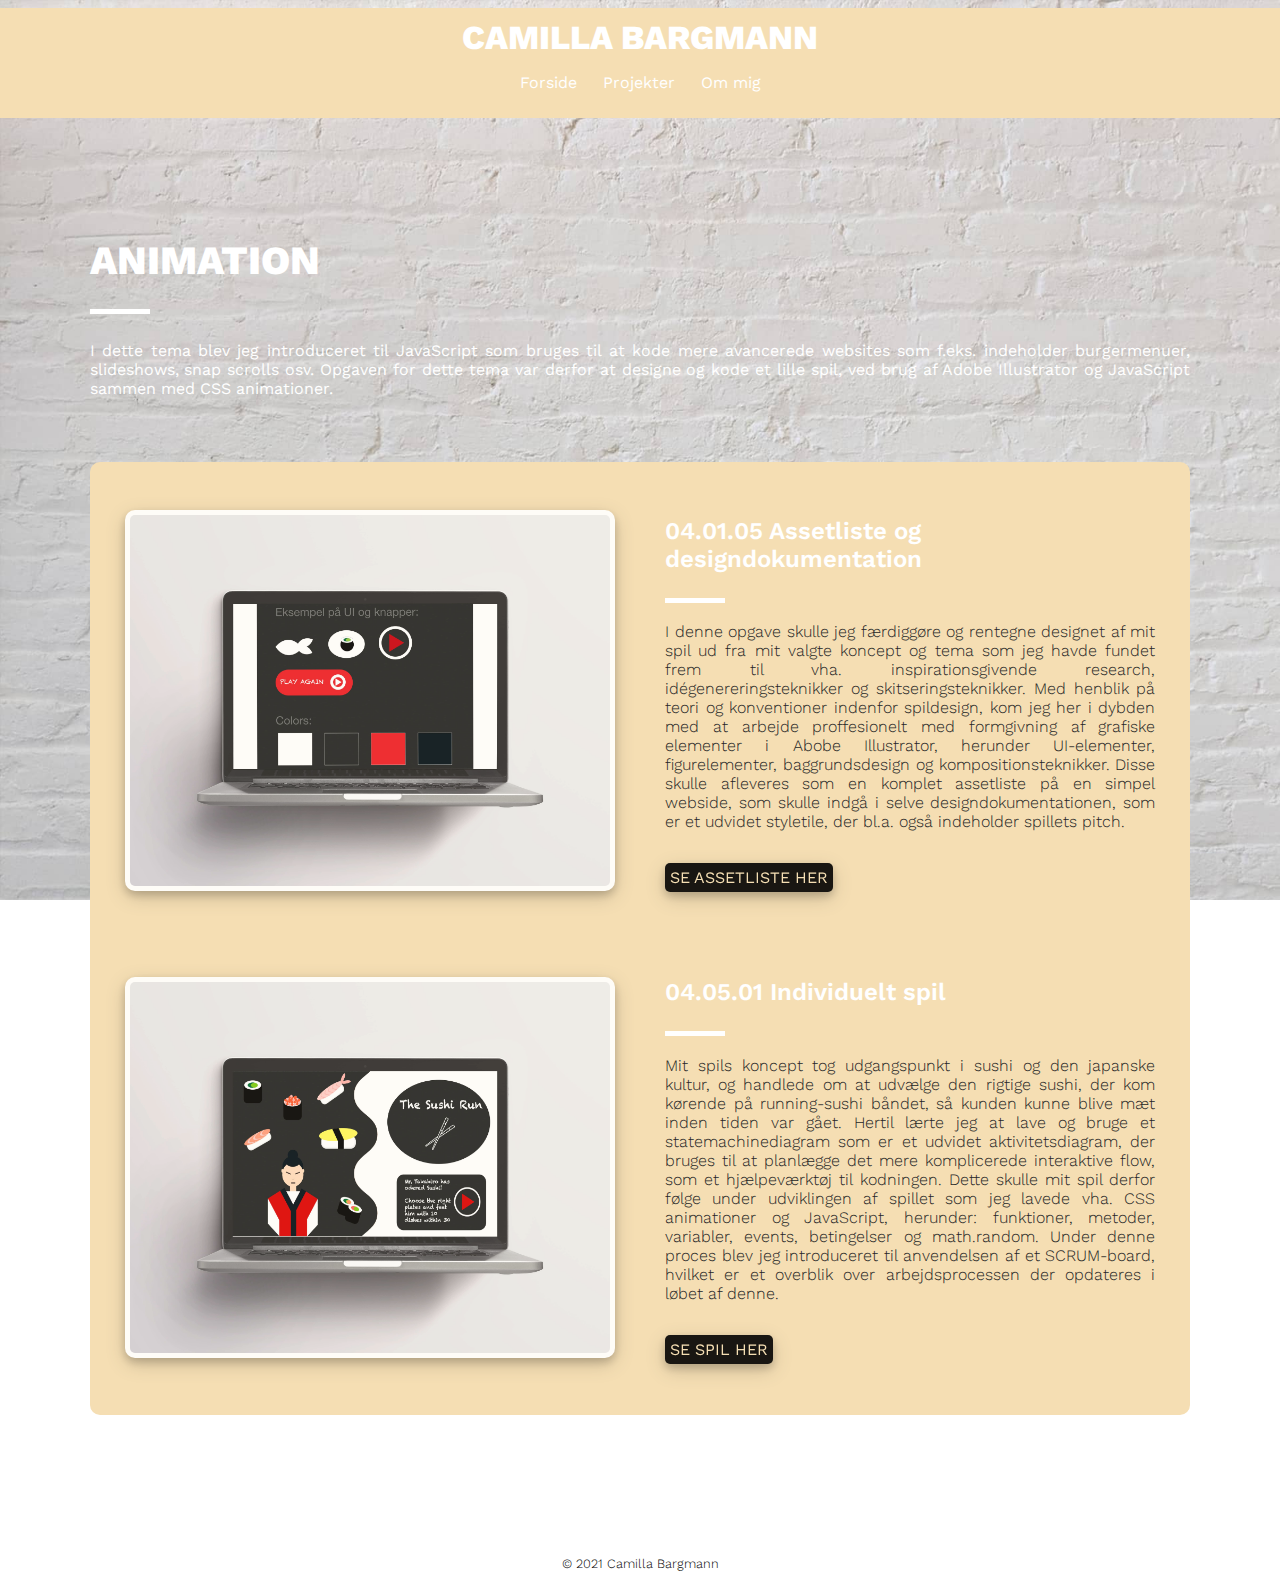
<file: animation.html>
<!DOCTYPE html>
<html lang="da">

<head>
    <meta charset="utf-8">
    <meta name="viewport" content="width=device-width, initial-scale=1.0">
    <meta name="robots" content="noindex">
    <title>Portfolio</title>
    <link rel="preconnect" href="https://fonts.gstatic.com">
    <link href="https://fonts.googleapis.com/css2?family=Work+Sans:wght@300;400;500;600;800&display=swap" rel="stylesheet">
    <link rel="stylesheet" href="animation.css">
    <link rel="stylesheet" href="mutual.css">
</head>

<body>
    <header id="header">
        <nav>
            <div id="header_top">
                <a id="title" href="index.html">CAMILLA BARGMANN</a>
            </div>

            <div id="header_bottom">

                <a href="index.html">Forside</a>
                <div class="dropdown">
                    <button class="dropbtn">Projekter</button>
                    <div class="dropdown-content">
                        <a href="web.html" target="blank">Web</a>
                        <a href="ux.html" target="blank">UX-Design</a>
                        <a href="animation.html" target="blank">Animation</a>
                        <a href="indhold.html" target="blank">Indhold</a>
                    </div>
                </div>
                <a href="about.html">Om mig</a>

            </div>


            <div class="headerlistemobil">
                <div>
                    <div class="pointer" id="burgerknap">☰</div>
                </div>
                <ul class="hidden" id="burgerfane">
                    <li class="underline"><a href="index.html">FORSIDE</a></li>
                    <li><a href="web.html">WEB</a></li>
                    <li><a href="ux.html">UX-DESIGN</a></li>
                    <li><a href="animation.html">ANIMATION</a></li>
                    <li><a href="indhold.html">INDHOLD</a></li>
                    <li><a href="about.html">OM MIG</a></li>
                </ul>
            </div>
        </nav>
    </header>
    <hr>
    <main>
        <section id="first_section">

            <div class="overskrift">
                <h1 id="bigger">ANIMATION</h1>
                <p id="tema">I dette tema blev jeg introduceret til JavaScript som bruges til at kode mere avancerede websites som f.eks. indeholder burgermenuer, slideshows, snap scrolls osv. Opgaven for dette tema var derfor at designe og kode et lille spil, ved brug af Adobe Illustrator og JavaScript sammen med CSS animationer. </p>
            </div>

            <div class="section_wrapper">

                <div class="col">
                    <img src="asset1.jpg" alt="Billede af mig selv">
                </div>

                <div class="col">
                    <h2>04.01.05 Assetliste og designdokumentation</h2>

                    <p>I denne opgave skulle jeg færdiggøre og rentegne designet af mit spil ud fra mit valgte koncept og tema som jeg havde fundet frem til vha. inspirationsgivende research, idégenereringsteknikker og skitseringsteknikker. Med henblik på teori og konventioner indenfor spildesign, kom jeg her i dybden med at arbejde proffesionelt med formgivning af grafiske elementer i Abobe Illustrator, herunder UI-elementer, figurelementer, baggrundsdesign og kompositionsteknikker. Disse skulle afleveres som en komplet assetliste på en simpel webside, som skulle indgå i selve designdokumentationen, som er et udvidet styletile, der bl.a. også indeholder spillets pitch. </p>
                    <a href="http://cmbargmann.dk/kea/04_animation/spil/svg/assetliste.html">
                        <h3 id="eksempler">SE ASSETLISTE HER</h3>
                    </a>
                </div>

                <div class="col">
                    <img src="spil1.jpg" alt="Billede af mig selv">
                </div>
                <div class="col">
                    <h2>04.05.01 Individuelt spil</h2>

                    <p>Mit spils koncept tog udgangspunkt i sushi og den japanske kultur, og handlede om at udvælge den rigtige sushi, der kom kørende på running-sushi båndet, så kunden kunne blive mæt inden tiden var gået. Hertil lærte jeg at lave og bruge et statemachinediagram som er et udvidet aktivitetsdiagram, der bruges til at planlægge det mere komplicerede interaktive flow, som et hjælpeværktøj til kodningen. Dette skulle mit spil derfor følge under udviklingen af spillet som jeg lavede vha. CSS animationer og JavaScript, herunder: funktioner, metoder, variabler, events, betingelser og math.random. Under denne proces blev jeg introduceret til anvendelsen af et SCRUM-board, hvilket er et overblik over arbejdsprocessen der opdateres i løbet af denne. </p>

                    <a href="http://cmbargmann.dk/kea/04_animation/spil/index.html">
                        <h3 id="eksempler">SE SPIL HER</h3>
                    </a>
                </div>
            </div>


        </section>
    </main>
    <script src="header.js"></script>
    <script src="animation.js"></script>
    <footer>
        <p class="footer">&copy; 2021 Camilla Bargmann</p>
    </footer>
</body>

</html>
</file>
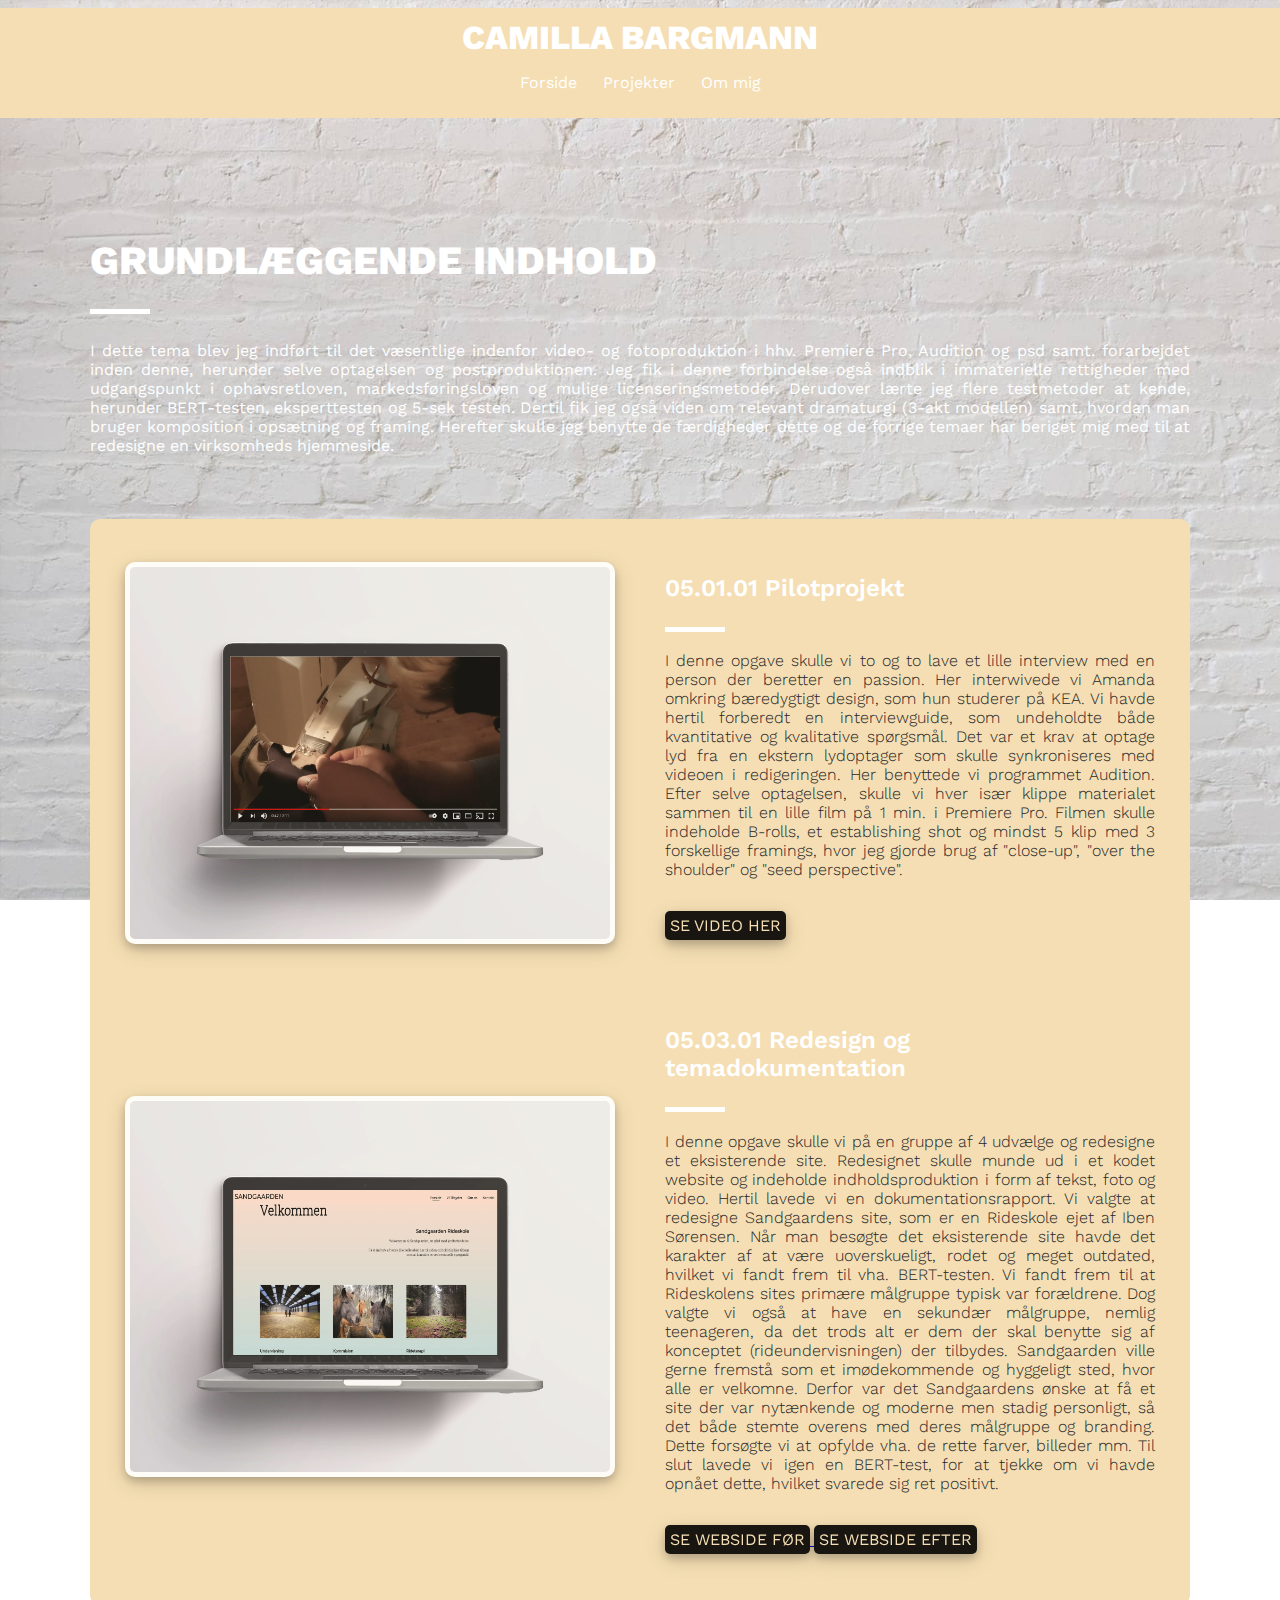
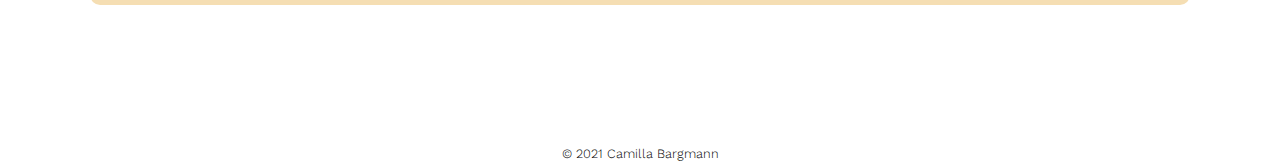
<file: indhold.html>
<!DOCTYPE html>
<html lang="da">

<head>
    <meta charset="utf-8">
    <meta name="viewport" content="width=device-width, initial-scale=1.0">
    <meta name="robots" content="noindex">
    <title>Portfolio</title>
    <link rel="preconnect" href="https://fonts.gstatic.com">
    <link href="https://fonts.googleapis.com/css2?family=Work+Sans:wght@300;400;500;600;800&display=swap" rel="stylesheet">
    <link rel="stylesheet" href="indhold.css">
    <link rel="stylesheet" href="mutual.css">
</head>

<body>
    <header id="header">
        <nav>
            <div id="header_top">
                <a id="title" href="index.html">CAMILLA BARGMANN</a>
            </div>

            <div id="header_bottom">

                <a href="index.html">Forside</a>
                <div class="dropdown">
                    <button class="dropbtn">Projekter</button>
                    <div class="dropdown-content">
                        <a href="web.html" target="blank">Web</a>
                        <a href="ux.html" target="blank">UX-Design</a>
                        <a href="animation.html" target="blank">Animation</a>
                        <a href="indhold.html" target="blank">Indhold</a>
                    </div>
                </div>
                <a href="about.html">Om mig</a>

            </div>



            <div class="headerlistemobil">
                <div>
                    <div class="pointer" id="burgerknap">☰</div>
                </div>
                <ul class="hidden" id="burgerfane">
                    <li class="underline"><a href="index.html">FORSIDE</a></li>
                    <li><a href="web.html">WEB</a></li>
                    <li><a href="ux.html">UX-DESIGN</a></li>
                    <li><a href="animation.html">ANIMATION</a></li>
                    <li><a href="indhold.html">INDHOLD</a></li>
                    <li><a href="about.html">OM MIG</a></li>
                </ul>
            </div>
        </nav>
    </header>
    <hr>
    <main>
        <section id="first_section">

            <div class="overskrift">
                <h1>GRUNDLÆGGENDE INDHOLD</h1>
                <p id="tema">I dette tema blev jeg indført til det væsentlige indenfor video- og fotoproduktion i hhv. Premiere Pro, Audition og psd samt. forarbejdet inden denne, herunder selve optagelsen og postproduktionen. Jeg fik i denne forbindelse også indblik i immaterielle rettigheder med udgangspunkt i ophavsretloven, markedsføringsloven og mulige licenseringsmetoder. Derudover lærte jeg flere testmetoder at kende, herunder BERT-testen, eksperttesten og 5-sek testen. Dertil fik jeg også viden om relevant dramaturgi (3-akt modellen) samt. hvordan man bruger komposition i opsætning og framing. Herefter skulle jeg benytte de færdigheder dette og de forrige temaer har beriget mig med til at redesigne en virksomheds hjemmeside. </p>
            </div>

            <div class="section_wrapper">

                <div class="col">
                    <img src="pilot1.jpg" alt="Billede af mig selv">
                </div>

                <div class="col">
                    <h2>05.01.01 Pilotprojekt</h2>

                    <p>I denne opgave skulle vi to og to lave et lille interview med en person der beretter en passion. Her interwivede vi Amanda omkring bæredygtigt design, som hun studerer på KEA. Vi havde hertil forberedt en interviewguide, som undeholdte både kvantitative og kvalitative spørgsmål. Det var et krav at optage lyd fra en ekstern lydoptager som skulle synkroniseres med videoen i redigeringen. Her benyttede vi programmet Audition. Efter selve optagelsen, skulle vi hver især klippe materialet sammen til en lille film på 1 min. i Premiere Pro. Filmen skulle indeholde B-rolls, et establishing shot og mindst 5 klip med 3 forskellige framings, hvor jeg gjorde brug af "close-up", "over the shoulder" og "seed perspective". </p>

                    <a href="https://www.youtube.com/watch?v=KB2lTK0WH5Y&t=47s">
                        <h3 id="eksempler">SE VIDEO HER</h3>
                    </a>
                </div>

                <div class="col">
                    <img src="sandgaarden1.jpg" alt="Billede af mig selv">
                </div>
                <div class="col">
                    <h2>05.03.01 Redesign og temadokumentation</h2>

                    <p>I denne opgave skulle vi på en gruppe af 4 udvælge og redesigne et eksisterende site. Redesignet skulle munde ud i et kodet website og indeholde indholdsproduktion i form af tekst, foto og video. Hertil lavede vi en dokumentationsrapport. Vi valgte at redesigne Sandgaardens site, som er en Rideskole ejet af Iben Sørensen. Når man besøgte det eksisterende site havde det karakter af at være uoverskueligt, rodet og meget outdated, hvilket vi fandt frem til vha. BERT-testen. Vi fandt frem til at Rideskolens sites primære målgruppe typisk var forældrene. Dog valgte vi også at have en sekundær målgruppe, nemlig teenageren, da det trods alt er dem der skal benytte sig af konceptet (rideundervisningen) der tilbydes. Sandgaarden ville gerne fremstå som et imødekommende og hyggeligt sted, hvor alle er velkomne. Derfor var det Sandgaardens ønske at få et site der var nytænkende og moderne men stadig personligt, så det både stemte overens med deres målgruppe og branding. Dette forsøgte vi at opfylde vha. de rette farver, billeder mm. Til slut lavede vi igen en BERT-test, for at tjekke om vi havde opnået dette, hvilket svarede sig ret positivt. </p>

                    <a href="http://sandgaarden.123hjemmeside.dk/163848716">
                        <h3 id="eksempler">SE WEBSIDE FØR</h3>
                    </a>
                    <a href="http://gustavsoerensen.dk/kea/05_content/redesign/forside.html">
                        <h3 id="eksempler">SE WEBSIDE EFTER</h3>
                    </a>
                </div>
            </div>


        </section>
    </main>
    <script src="header.js"></script>
    <footer>
        <p class="footer">&copy; 2021 Camilla Bargmann</p>
    </footer>
</body>

</html>
</file>
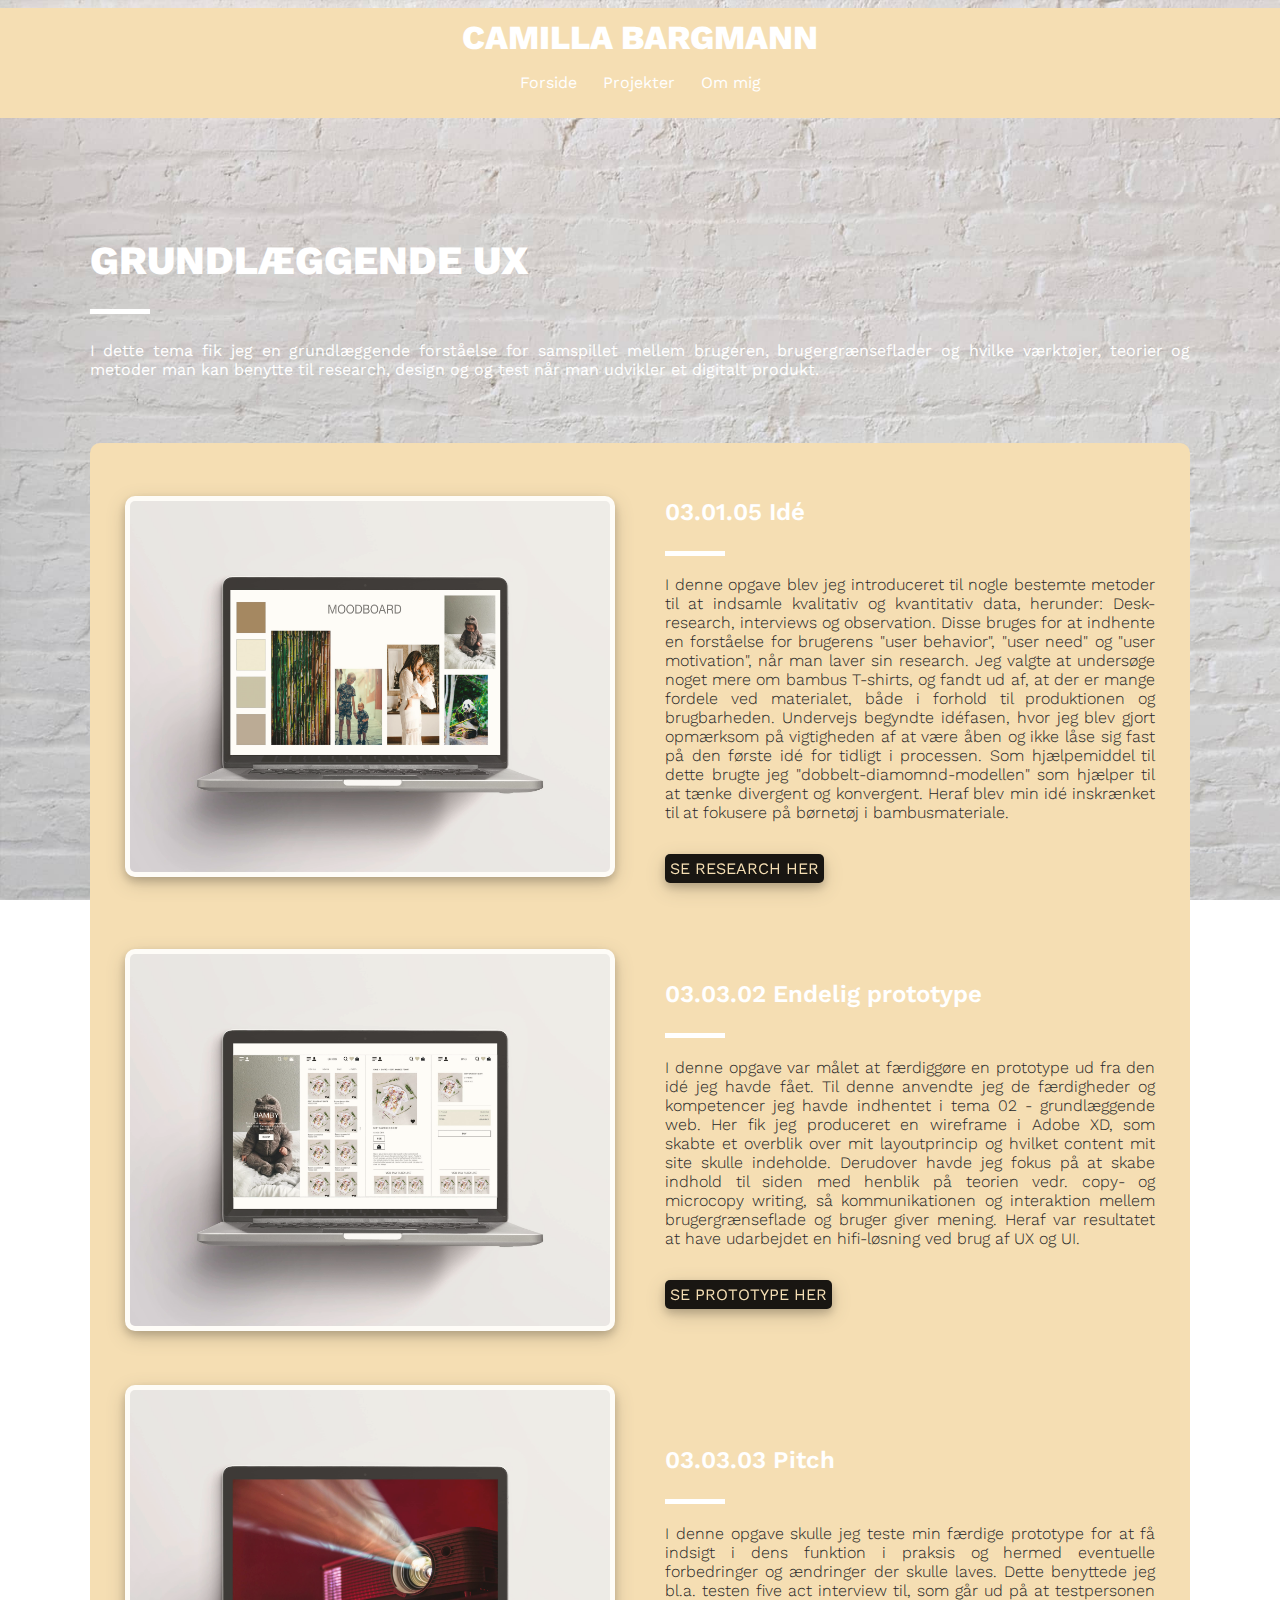
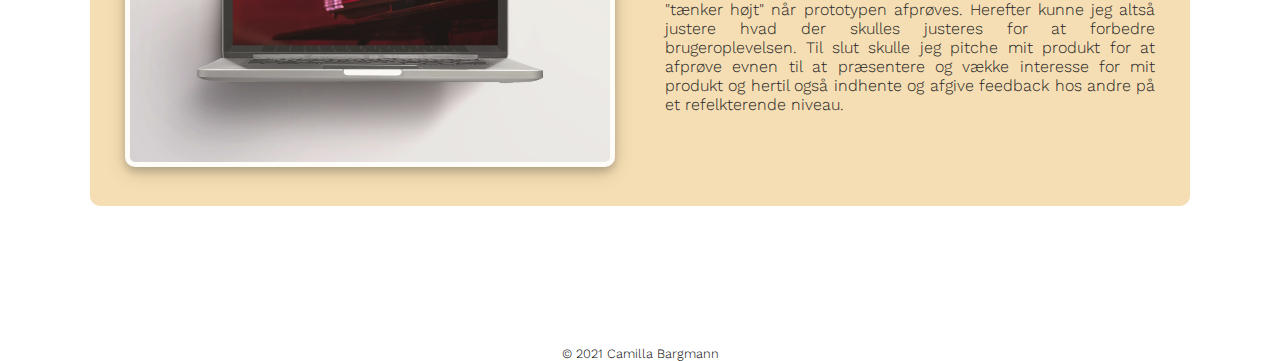
<file: ux.html>
<!DOCTYPE html>
<html lang="da">

<head>
    <meta charset="utf-8">
    <meta name="viewport" content="width=device-width, initial-scale=1.0">
    <meta name="robots" content="noindex">
    <title>Portfolio</title>
    <link rel="preconnect" href="https://fonts.gstatic.com">
    <link href="https://fonts.googleapis.com/css2?family=Work+Sans:wght@300;400;500;600;800&display=swap" rel="stylesheet">
    <link rel="stylesheet" href="ux.css">
    <link rel="stylesheet" href="mutual.css">
</head>

<body>
    <header id="header">
        <nav>
            <div id="header_top">
                <a id="title" href="index.html">CAMILLA BARGMANN</a>
            </div>

            <div id="header_bottom">

                <a href="index.html">Forside</a>
                <div class="dropdown">
                    <button class="dropbtn">Projekter</button>
                    <div class="dropdown-content">
                        <a href="web.html" target="blank">Web</a>
                        <a href="ux.html" target="blank">UX-Design</a>
                        <a href="animation.html" target="blank">Animation</a>
                        <a href="indhold.html" target="blank">Indhold</a>
                    </div>
                </div>
                <a href="about.html">Om mig</a>

            </div>



            <div class="headerlistemobil">
                <div>
                    <div class="pointer" id="burgerknap">☰</div>
                </div>
                <ul class="hidden" id="burgerfane">
                    <li class="underline"><a href="index.html">FORSIDE</a></li>
                    <li><a href="web.html">WEB</a></li>
                    <li><a href="ux.html">UX-DESIGN</a></li>
                    <li><a href="animation.html">ANIMATION</a></li>
                    <li><a href="indhold.html">INDHOLD</a></li>
                    <li><a href="about.html">OM MIG</a></li>
                </ul>
            </div>
        </nav>
    </header>
    <hr>
    <main>
        <section id="first_section">

            <div class="overskrift">
                <h1>GRUNDLÆGGENDE UX</h1>
                <p id="tema">I dette tema fik jeg en grundlæggende forståelse for samspillet mellem brugeren, brugergrænseflader og hvilke værktøjer, teorier og metoder man kan benytte til research, design og og test når man udvikler et digitalt produkt. </p>
            </div>

            <div class="section_wrapper">

                <div class="col">
                    <img src="ide1.jpg" alt="Billede af mig selv">
                </div>

                <div class="col">
                    <h2>03.01.05 Idé</h2>

                    <p>I denne opgave blev jeg introduceret til nogle bestemte metoder til at indsamle kvalitativ og kvantitativ data, herunder: Desk-research, interviews og observation. Disse bruges for at indhente en forståelse for brugerens "user behavior", "user need" og "user motivation", når man laver sin research. Jeg valgte at undersøge noget mere om bambus T-shirts, og fandt ud af, at der er mange fordele ved materialet, både i forhold til produktionen og brugbarheden. Undervejs begyndte idéfasen, hvor jeg blev gjort opmærksom på vigtigheden af at være åben og ikke låse sig fast på den første idé for tidligt i processen. Som hjælpemiddel til dette brugte jeg "dobbelt-diamomnd-modellen" som hjælper til at tænke divergent og konvergent. Heraf blev min idé inskrænket til at fokusere på børnetøj i bambusmateriale. </p>

                    <a href="https://xd.adobe.com/view/c0003c53-dd1c-4be0-bb0e-fccd6537b749-9553/">
                        <h3 id="eksempler">SE RESEARCH HER</h3>
                    </a>
                </div>

                <div class="col">
                    <img src="prototype1.jpg" alt="Billede af mig selv">
                </div>
                <div class="col">
                    <h2>03.03.02 Endelig prototype</h2>

                    <p>I denne opgave var målet at færdiggøre en prototype ud fra den idé jeg havde fået. Til denne anvendte jeg de færdigheder og kompetencer jeg havde indhentet i tema 02 - grundlæggende web. Her fik jeg produceret en wireframe i Adobe XD, som skabte et overblik over mit layoutprincip og hvilket content mit site skulle indeholde. Derudover havde jeg fokus på at skabe indhold til siden med henblik på teorien vedr. copy- og microcopy writing, så kommunikationen og interaktion mellem brugergrænseflade og bruger giver mening. Heraf var resultatet at have udarbejdet en hifi-løsning ved brug af UX og UI. </p>

                    <a href="https://xd.adobe.com/view/c6b7752a-b9bf-4d46-9818-b36558210b89-93e4/">
                        <h3 id="eksempler">SE PROTOTYPE HER</h3>
                    </a>
                </div>

                <div class="col">
                    <img src="pitch1.jpg" alt="Billede af mig selv">
                </div>
                <div class="col">
                    <h2>03.03.03 Pitch</h2>

                    <p>I denne opgave skulle jeg teste min færdige prototype for at få indsigt i dens funktion i praksis og hermed eventuelle forbedringer og ændringer der skulle laves. Dette benyttede jeg bl.a. testen five act interview til, som går ud på at testpersonen "tænker højt" når prototypen afprøves. Herefter kunne jeg altså justere hvad der skulles justeres for at forbedre brugeroplevelsen. Til slut skulle jeg pitche mit produkt for at afprøve evnen til at præsentere og vække interesse for mit produkt og hertil også indhente og afgive feedback hos andre på et refelkterende niveau. </p>

                </div>
            </div>


        </section>
    </main>
    <script src="header.js"></script>

    <footer>
        <p class="footer">&copy; 2021 Camilla Bargmann</p>
    </footer>
</body>

</html>
</file>
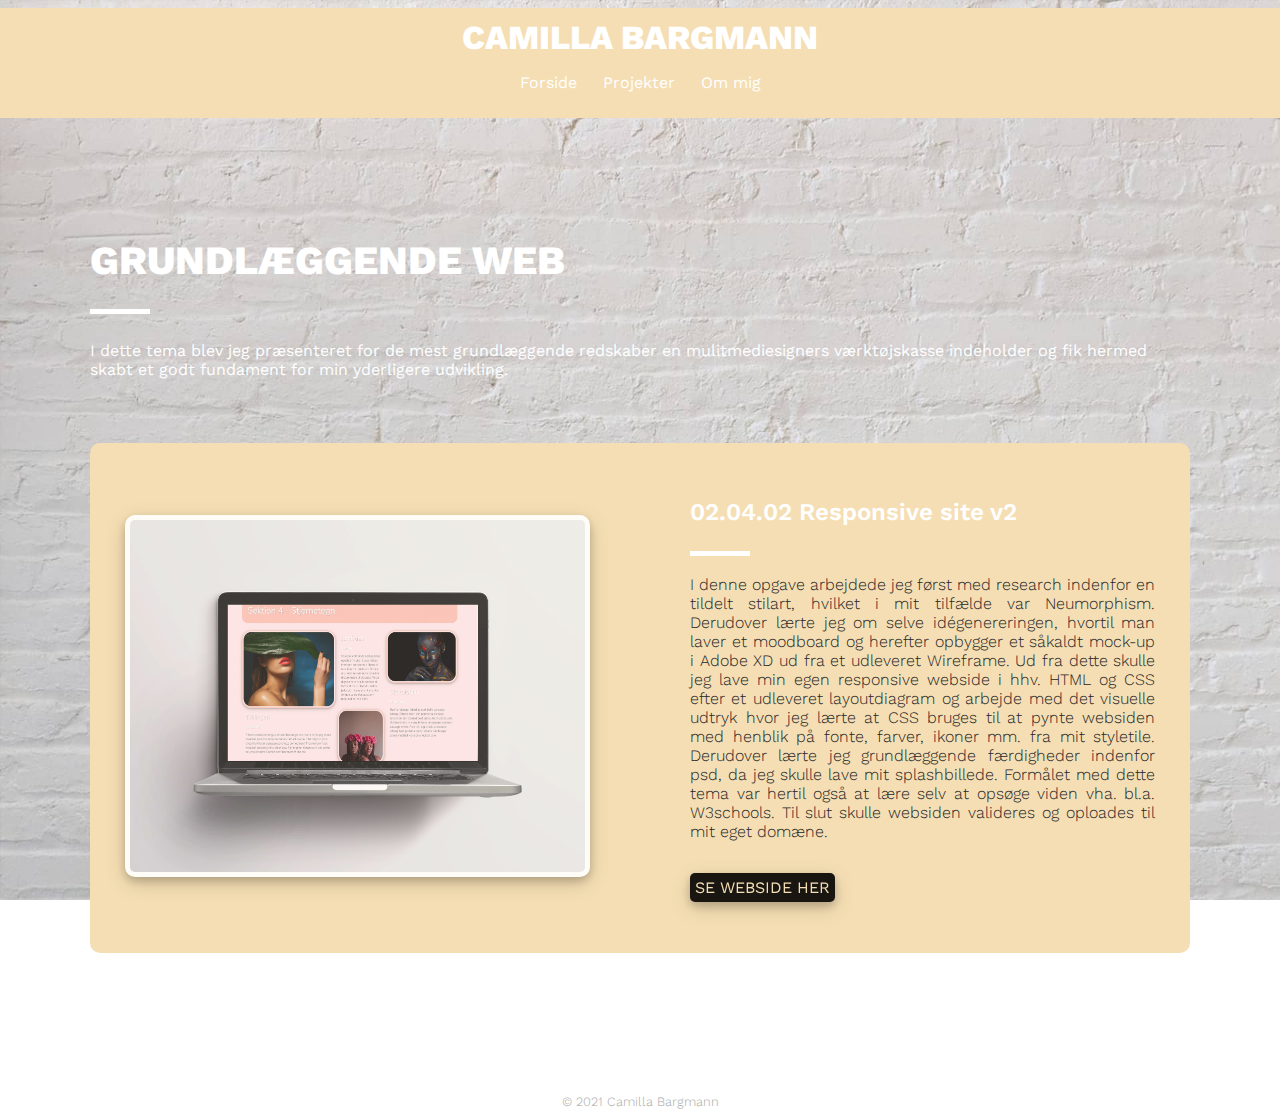
<file: web.html>
<!DOCTYPE html>
<html lang="da">

<head>
    <meta charset="utf-8">
    <meta name="viewport" content="width=device-width, initial-scale=1.0">
    <meta name="robots" content="noindex">
    <title>Portfolio</title>
    <link rel="preconnect" href="https://fonts.gstatic.com">
    <link href="https://fonts.googleapis.com/css2?family=Work+Sans:wght@300;400;500;600;800&display=swap" rel="stylesheet">
    <link rel="stylesheet" href="web.css">
    <link rel="stylesheet" href="mutual.css">
</head>

<body>
    <header id="header">
        <nav>
            <div id="header_top">
                <a id="title" href="index.html">CAMILLA BARGMANN</a>
            </div>

            <div id="header_bottom">

                <a href="index.html">Forside</a>
                <div class="dropdown">
                    <button class="dropbtn">Projekter</button>
                    <div class="dropdown-content">
                        <a href="web.html" target="blank">Web</a>
                        <a href="ux.html" target="blank">UX-Design</a>
                        <a href="animation.html" target="blank">Animation</a>
                        <a href="indhold.html" target="blank">Indhold</a>
                    </div>
                </div>
                <a href="about.html">Om mig</a>

            </div>



            <div class="headerlistemobil">
                <div>
                    <div class="pointer" id="burgerknap">☰</div>
                </div>
                <ul class="hidden" id="burgerfane">
                    <li class="underline"><a href="index.html">FORSIDE</a></li>
                    <li><a href="web.html">WEB</a></li>
                    <li><a href="ux.html">UX-DESIGN</a></li>
                    <li><a href="animation.html">ANIMATION</a></li>
                    <li><a href="indhold.html">INDHOLD</a></li>
                    <li><a href="about.html">OM MIG</a></li>
                </ul>
            </div>
        </nav>
    </header>
    <hr>
    <main>
        <section id="first_section">

            <div class="overskrift">
                <h1>GRUNDLÆGGENDE WEB</h1>
                <h3 id="tema"> I dette tema blev jeg præsenteret for de mest grundlæggende redskaber en mulitmediesigners værktøjskasse indeholder og fik hermed skabt et godt fundament for min yderligere udvikling.</h3>
            </div>

            <div class="section_wrapper">

                <div class="col">
                    <img src="30.jpg" alt="Billede af mig selv">
                </div>

                <div class="col1">

                    <h2>02.04.02 Responsive site v2</h2>

                    <p>I denne opgave arbejdede jeg først med research indenfor en tildelt stilart, hvilket i mit tilfælde var Neumorphism. Derudover lærte jeg om selve idégenereringen, hvortil man laver et moodboard og herefter opbygger et såkaldt mock-up i Adobe XD ud fra et udleveret Wireframe. Ud fra dette skulle jeg lave min egen responsive webside i hhv. HTML og CSS efter et udleveret layoutdiagram og arbejde med det visuelle udtryk hvor jeg lærte at CSS bruges til at pynte websiden med henblik på fonte, farver, ikoner mm. fra mit styletile.

                        Derudover lærte jeg grundlæggende færdigheder indenfor psd, da jeg skulle lave mit splashbillede. Formålet med dette tema var hertil også at lære selv at opsøge viden vha. bl.a. W3schools. Til slut skulle websiden valideres og oploades til mit eget domæne.
                    </p>


                    <a href="http://cmbargmann.dk/kea/02_web/04_responsive/responsive_v2/index.html">
                        <h3 id="eksempler">SE WEBSIDE HER</h3>
                    </a>
                </div>

            </div>


        </section>
    </main>
    <script src="header.js"></script>
    <footer>
        <p class="footer">&copy; 2021 Camilla Bargmann</p>
    </footer>
</body>

</html>
</file>
<file: animation.css>
#header {
    background-color: wheat;
}

.slide {
    animation-name: slide_kf;
    animation-duration: 7s;
    animation-iteration-count: infinite;
    animation-timing-function: linear;
}

@keyframes slide_kf {
    to {
        transform: translateX(100vw);
    }
}

/*--------------first_section--------------*/

#title {
    color: black;
}


p {
    text-align: justify;
}

h1:after {
    content: '';
    width: 60px;
    height: 5px;
    display: block;
    background-color: white;
    margin-top: 25px;

}

h2:after {
    content: '';
    width: 60px;
    height: 5px;
    display: block;
    background-color: white;
    margin-top: 25px;

}

footer p {
    text-align: center;
    color: black;
    font-size: 0.8rem;
    padding-top: 10vw;
}

@media (min-width: 900px) {

    #first_section .section_wrapper {
        display: grid;
        grid-template-columns: 1fr 1fr;
        grid-gap: 50px;
        align-items: center;

    }


}
</file>
<file: mutual.css>
* {
    box-sizing: border-box;
}

html {
    scroll-behavior: smooth;
}

html {
    height: 100%;
}

body {
    margin: 0 auto;
    margin-bottom: 5vw;
    background-image: url(baggrund11.jpg);
    background-attachment: fixed;
    background-size: cover;
}

img {

    width: 100%;
    height: 100%;
    border-radius: 10px;
    background-color: white;
    border: none;
    padding: 5px;
    box-shadow: 0 4px 8px 0 rgba(0, 0, 0, 0.2), 0 6px 20px 0 rgba(0, 0, 0, 0.19);
    filter: opacity(90%)
}

.section_wrapper {
    background-color: wheat;
    border-radius: 10px;
    border: none;
    padding: 35px;
}

section {
    margin: 0 7vw;
    padding-top: 15vw;
}

#eksempler {
    background: black;
    font-family: 'Work Sans', sans-serif;
    color: wheat;
    padding: 10px;
    text-decoration: none;
    display: inline-grid;
}

#eksempler:hover {
    background: wheat;
    color: white;
}

#eksempler {

    padding: 5px;
    border-radius: 5px;
    box-shadow: 0 4px 8px 0 rgba(0, 0, 0, 0.2), 0 6px 20px 0 rgba(0, 0, 0, 0.19);
    filter: opacity(90%)
}

#tema {
    color: white;
    font-weight: 400;
}

@media (min-width: 900px) {

    #tema {
        margin-bottom: 5vw;
    }
}

/*--------------fonts----------------*/
h1 {
    font-family: 'Work Sans', sans-serif;
    font-size: 2.5rem;
    font-weight: 800;
    color: white;

}

h2 {
    font-family: 'Work Sans', sans-serif;
    font-size: 1.5rem;
    font-weight: 600;
    color: white;

}

h3 {
    font-family: 'Work Sans', sans-serif;
    font-size: 1rem;
    font-weight: 400;
}


p {
    font-family: 'Work Sans', sans-serif;
    font-size: 1rem;
    font-weight: 300;
    color: #262626;
}

/*--------------header---------------*/
#header {
    position: fixed;
    width: 100%;
    text-align: center;
    z-index: 1;
}

nav {
    padding: 10px 0;
}

header a {
    font-family: 'Work Sans', sans-serif;
    text-decoration: none;
    color: white;
    font-size: 2.1rem;
    display: inline-block;
    margin: 0;
    font-weight: 800;
}

#header_bottom a {
    font-family: 'Work Sans', sans-serif;
    font-size: 1rem;
    margin: 1rem 1rem;
    font-weight: 400;
    color: white;
}

#header_bottom a:hover {
    color: black;
}

#title {
    color: white;
}

@media (max-width:900px) {
    #header_bottom {
        display: none;
    }
}

/*--------------Mobil-Header----------------*/


.headerlistemobil {
    z-index: 2;
    position: fixed;
    top: 0;
    left: 0;
    padding: 1rem;
    color: white;
}

#burgerfane {
    background-color: wheat;
    line-height: 1.6;
    z-index: 2;
    position: relative;
    text-align: left;
    border: 2px solid white;
    padding: 35px;
}

#burgerfane a {
    font-size: 1rem;
}

.hidden {
    display: none;
}

#burgerknap {
    display: inline-block;
    font-size: 2rem;
    position: fixed;
}

pointer {
    cursor: pointer;
}

@media (min-width:900px) {

    .headerlistemobil {
        display: none;
    }
}

/*------------drop down menu------------*/
.dropbtn {
    background: none;
    border: none;
    font-size: 1rem;
    font-family: 'Work Sans', sans-serif;
    color: white;
    font-weight: 400;
}

.dropdown {
    position: relative;
    display: inline-block;
}

.dropdown-content {
    display: none;
    position: absolute;
    background-color: black;
    min-width: 200px;
    box-shadow: 0px 8px 16px 0px rgba(0, 0, 0, 0.2);
    z-index: 1;
}

.dropdown-content a {
    color: wheat;
    padding: 1vw;
    text-decoration: none;
    display: block;
    font-family: 'Work Sans', sans-serif;
    font-size: 1rem;
}

.dropdown-content a:hover {
    background-color: wheat;
    color: black;
}

.dropdown:hover .dropdown-content {
    display: block;
}

.dropdown:hover .dropbtn {
    color: black;
    border-bottom: solid wheat 3px;
}

/*---------------utility----------------*/

.dropbtn {
    cursor: pointer;
}
</file>
<file: indhold.css>
#header {
    background-color: wheat;
}

/*--------------first_section--------------*/

#title {
    color: black;
}


p {

    text-align: justify;
}

h1:after {
    content: '';
    width: 60px;
    height: 5px;
    display: block;
    background-color: white;
    margin-top: 25px;

}

h2:after {
    content: '';
    width: 60px;
    height: 5px;
    display: block;
    background-color: white;
    margin-top: 25px;

}

footer p {
    text-align: center;
    color: black;
    font-size: 0.8rem;
    padding-top: 10vw;
}

@media (min-width: 900px) {

    #first_section .section_wrapper {
        display: grid;
        grid-template-columns: 1fr 1fr;
        grid-gap: 50px;
        align-items: center;

    }


}
</file>
<file: ux.css>
#header {
    background-color: wheat;
}

/*--------------first_section--------------*/

#title {
    color: black;
}


p {

    text-align: justify;
}

h1:after {
    content: '';
    width: 60px;
    height: 5px;
    display: block;
    background-color: white;
    margin-top: 25px;

}

h2:after {
    content: '';
    width: 60px;
    height: 5px;
    display: block;
    background-color: white;
    margin-top: 25px;

}

footer p {
    text-align: center;
    color: black;
    font-size: 0.8rem;
    padding-top: 10vw;
}

@media (min-width: 900px) {

    #first_section .section_wrapper {
        display: grid;
        grid-template-columns: 1fr 1fr;
        grid-gap: 50px;
        align-items: center;

    }


}
</file>
<file: web.css>
#title {
    color: #262626;

}


#header {
    background-color: wheat;
}

/*--------------first_section--------------*/


p {

    text-align: justify;
}

h1:after {
    content: '';
    width: 60px;
    height: 5px;
    display: block;
    background-color: white;
    margin-top: 25px;

}

h2:after {
    content: '';
    width: 60px;
    height: 5px;
    display: block;
    background-color: white;
    margin-top: 25px;

}

/*------------------Footer------------------*/

footer p {
    text-align: center;
    color: darkgray;
    font-size: 0.8rem;
    padding-top: 10vw;
}

@media (min-width: 900px) {

    #first_section .section_wrapper {
        display: grid;
        grid-template-columns: 1fr 1fr;
        grid-gap: 100px;
        align-items: center;
        text-align: left;

    }


}
</file>
